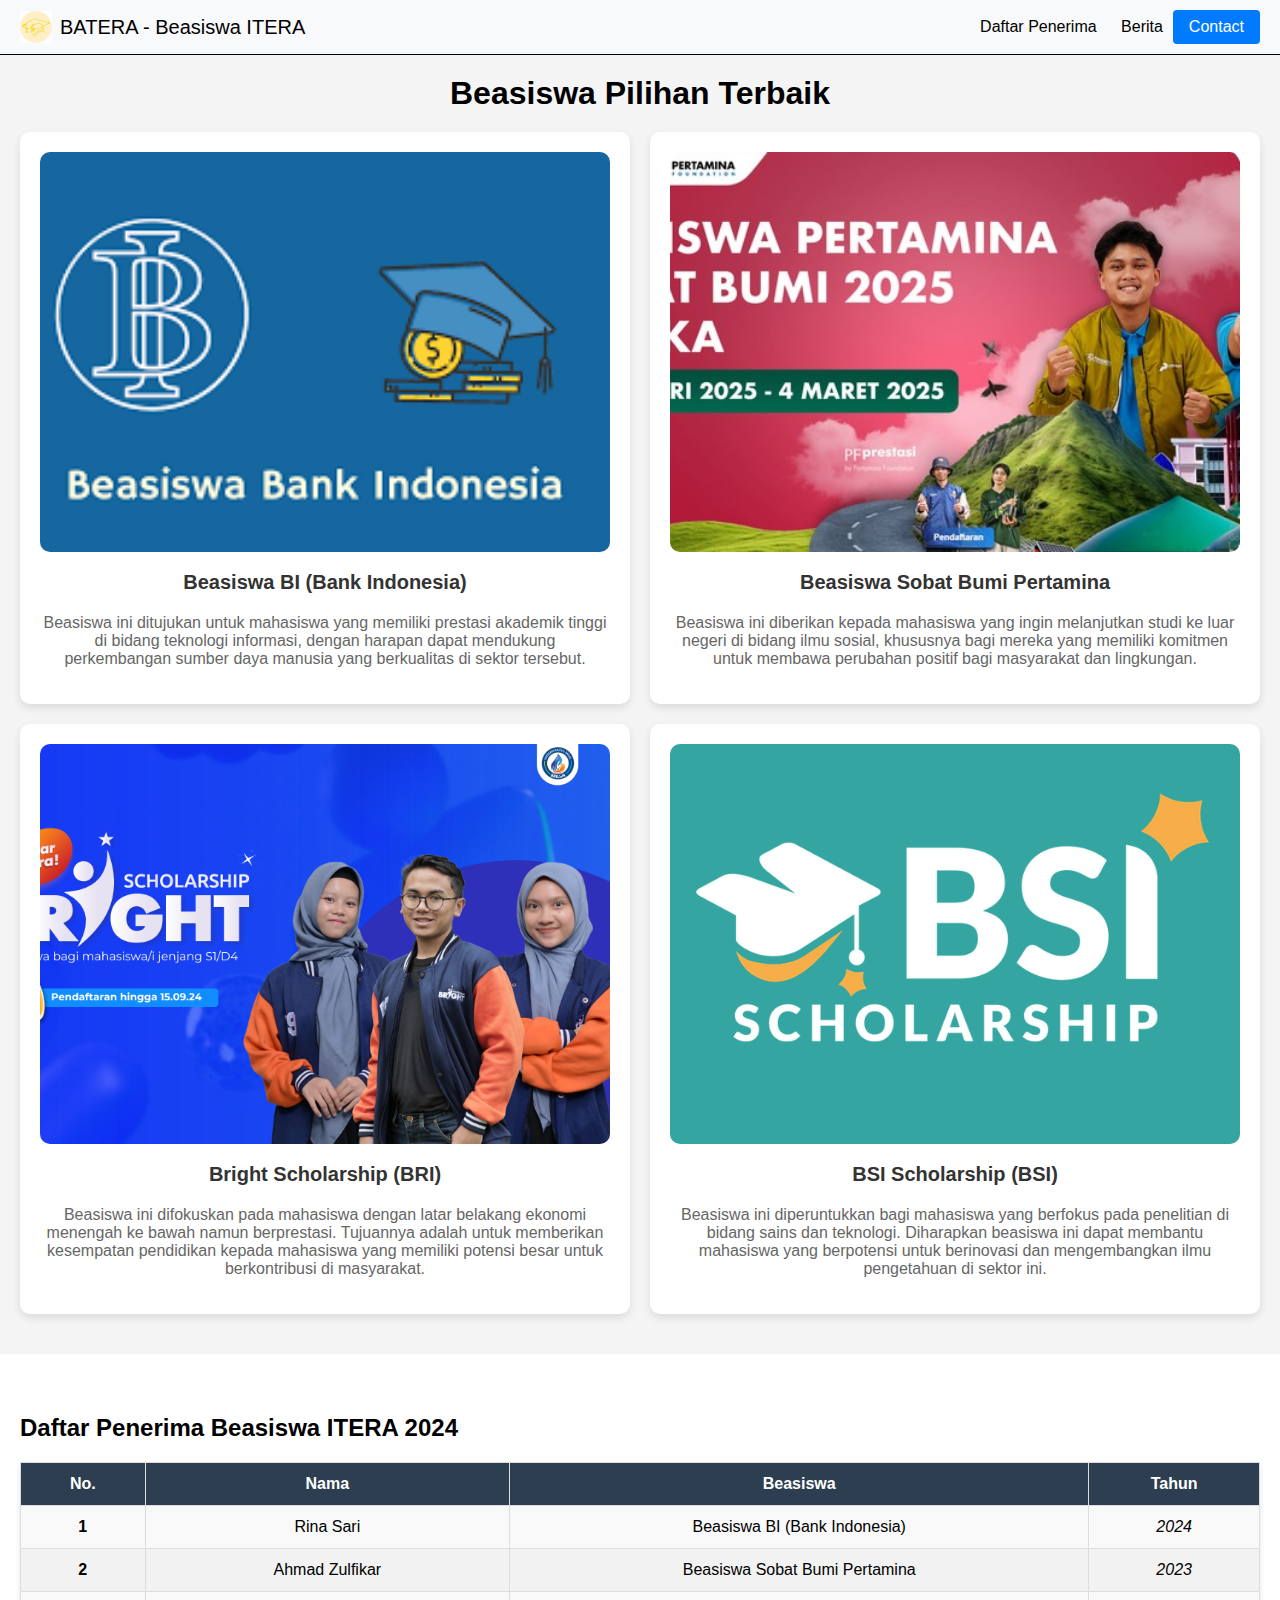
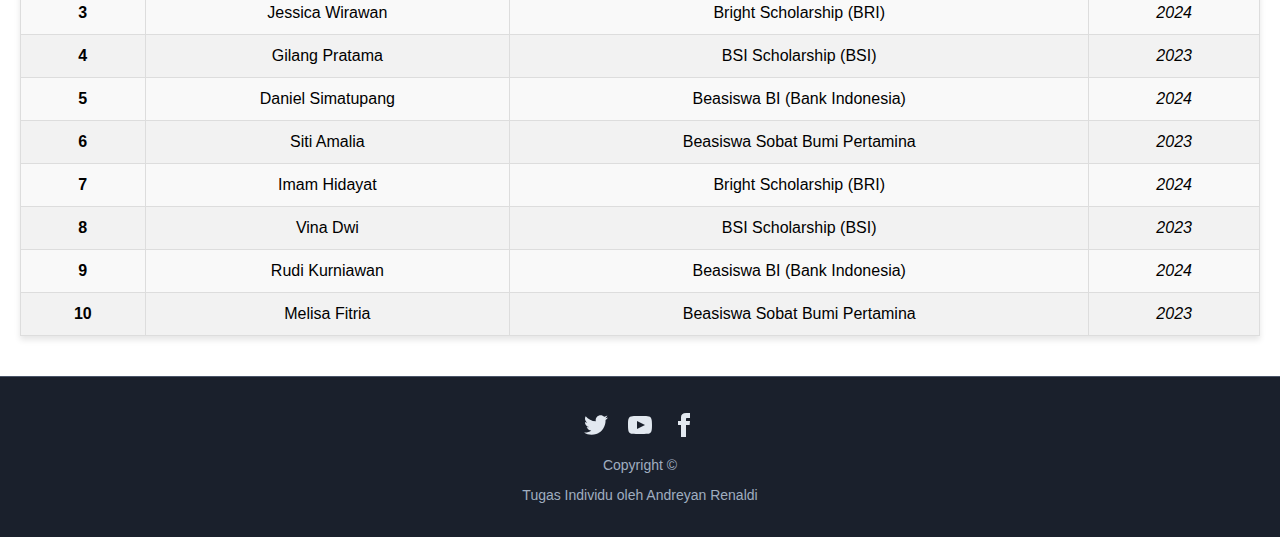
<file: index.html>
<!DOCTYPE html>
<html lang="en">
<head>
    <meta charset="UTF-8">
    <meta http-equiv="X-UA-Compatible" content="IE=edge">
    <meta name="viewport" content="width=device-width, initial-scale=1.0">

    <link rel="stylesheet" href="style.css">
    <link rel="icon" href="images/logo.svg" type="image/png">
    <link href="https://fonts.googleapis.com/css2?family=Chewy&family=League+Spartan:wght@400;700&family=Sanchez&display=swap" rel="stylesheet">

    <title>BATERA</title>
</head>
<body class="bg-navbar">
    <div class="navbar">
        <div class="navbar-start">
            <div class="dropdown">
                <button class="menu-button">&#9776;</button>
                <ul class="dropdown-menu">
                    <li><a href="info.html">Berita</a></li>
                    <li><a href="#scholarship-recipients">Daftar Penerima</a></li>
                    <li><a href="#footer">Contact</a></li>
                </ul>
            </div>
            <a href="index.html" class="brand">
                <img src="images/logo.svg" alt="Logo Batera" class="logo">
                BATERA - Beasiswa ITERA
            </a>
        </div>
        <div class="navbar-end">
            <nav class="nav-links">
                <a href="#scholarship-recipients">Daftar Penerima</a>
                <a href="info.html">Berita</a>
            </nav>
            <a href="#footer" class="contact-button">Contact</a>
        </div>
    </div>

    <main>
        <section class="scholarship-section">
          <h1>Beasiswa Pilihan Terbaik</h1>
          <div class="card-container">
            <div class="scholarship-card">
              <img src="images/BI.png" alt="Beasiswa A" class="scholarship-img">
              <h3>Beasiswa BI (Bank Indonesia)</h3>
              <p>Beasiswa ini ditujukan untuk mahasiswa yang memiliki prestasi akademik tinggi di bidang teknologi informasi, dengan harapan dapat mendukung perkembangan sumber daya manusia yang berkualitas di sektor tersebut.</p>
            </div>
            <div class="scholarship-card">
              <img src="images/sobatbumi.png" alt="Beasiswa B" class="scholarship-img">
              <h3>Beasiswa Sobat Bumi Pertamina</h3>
              <p>Beasiswa ini diberikan kepada mahasiswa yang ingin melanjutkan studi ke luar negeri di bidang ilmu sosial, khususnya bagi mereka yang memiliki komitmen untuk membawa perubahan positif bagi masyarakat dan lingkungan.</p>
            </div>
            <div class="scholarship-card">
              <img src="images/BRI.png" alt="Beasiswa C" class="scholarship-img">
              <h3>Bright Scholarship (BRI)</h3>
              <p>Beasiswa ini difokuskan pada mahasiswa dengan latar belakang ekonomi menengah ke bawah namun berprestasi. Tujuannya adalah untuk memberikan kesempatan pendidikan kepada mahasiswa yang memiliki potensi besar untuk berkontribusi di masyarakat.</p>
            </div>
            <div class="scholarship-card">
              <img src="images/bsi.png" alt="Beasiswa D" class="scholarship-img">
              <h3>BSI Scholarship (BSI)</h3>
              <p>Beasiswa ini diperuntukkan bagi mahasiswa yang berfokus pada penelitian di bidang sains dan teknologi. Diharapkan beasiswa ini dapat membantu mahasiswa yang berpotensi untuk berinovasi dan mengembangkan ilmu pengetahuan di sektor ini.</p>
            </div>
          </div>
        </section>
    </main>

    <section id="scholarship-recipients" class="scholarship-recipients">
        <h2>Daftar Penerima Beasiswa ITERA 2024</h2>
        <table class="recipients-table">
            <thead>
                <tr>
                    <th>No.</th>
                    <th>Nama</th>
                    <th>Beasiswa</th>
                    <th>Tahun</th>
                </tr>
            </thead>
            <tbody>
                <tr>
                    <td>1</td>
                    <td>Rina Sari</td>
                    <td>Beasiswa BI (Bank Indonesia)</td>
                    <td>2024</td>
                </tr>
                <tr>
                    <td>2</td>
                    <td>Ahmad Zulfikar</td>
                    <td>Beasiswa Sobat Bumi Pertamina</td>
                    <td>2023</td>
                </tr>
                <tr>
                    <td>3</td>
                    <td>Jessica Wirawan</td>
                    <td>Bright Scholarship (BRI)</td>
                    <td>2024</td>
                </tr>
                <tr>
                    <td>4</td>
                    <td>Gilang Pratama</td>
                    <td>BSI Scholarship (BSI)</td>
                    <td>2023</td>
                </tr>
                <tr>
                    <td>5</td>
                    <td>Daniel Simatupang</td>
                    <td>Beasiswa BI (Bank Indonesia)</td>
                    <td>2024</td>
                </tr>
                <tr>
                    <td>6</td>
                    <td>Siti Amalia</td>
                    <td>Beasiswa Sobat Bumi Pertamina</td>
                    <td>2023</td>
                </tr>
                <tr>
                    <td>7</td>
                    <td>Imam Hidayat</td>
                    <td>Bright Scholarship (BRI)</td>
                    <td>2024</td>
                </tr>
                <tr>
                    <td>8</td>
                    <td>Vina Dwi</td>
                    <td>BSI Scholarship (BSI)</td>
                    <td>2023</td>
                </tr>
                <tr>
                    <td>9</td>
                    <td>Rudi Kurniawan</td>
                    <td>Beasiswa BI (Bank Indonesia)</td>
                    <td>2024</td>
                </tr>
                <tr>
                    <td>10</td>
                    <td>Melisa Fitria</td>
                    <td>Beasiswa Sobat Bumi Pertamina</td>
                    <td>2023</td>
                </tr>
            </tbody>
        </table>
    </section>

    <footer id="footer" class="footer">
        <nav class="footer-socials">
          <ul class="social-icons">
            <li><a href="#" class="social-icon">
              <svg xmlns="http://www.w3.org/2000/svg" width="24" height="24" viewBox="0 0 24 24">
                <path d="M24 4.557c-.883.392-1.832.656-2.828.775 1.017-.609 1.798-1.574 2.165-2.724-.951.564-2.005.974-3.127 1.195-.897-.957-2.178-1.555-3.594-1.555-3.179 0-5.515 2.966-4.797 6.045-4.091-.205-7.719-2.165-10.148-5.144-1.29 2.213-.669 5.108 1.523 6.574-.806-.026-1.566-.247-2.229-.616-.054 2.281 1.581 4.415 3.949 4.89-.693.188-1.452.232-2.224.084.626 1.956 2.444 3.379 4.6 3.419-2.07 1.623-4.678 2.348-7.29 2.04 2.179 1.397 4.768 2.212 7.548 2.212 9.142 0 14.307-7.721 13.995-14.646.962-.695 1.797-1.562 2.457-2.549z"></path>
              </svg>
            </a></li>
            <li><a href="#" class="social-icon">
              <svg xmlns="http://www.w3.org/2000/svg" width="24" height="24" viewBox="0 0 24 24">
                <path d="M19.615 3.184c-3.604-.246-11.631-.245-15.23 0-3.897.266-4.356 2.62-4.385 8.816.029 6.185.484 8.549 4.385 8.816 3.6.245 11.626.246 15.23 0 3.897-.266 4.356-2.62 4.385-8.816-.029-6.185-.484-8.549-4.385-8.816zm-10.615 12.816v-8l8 3.993-8 4.007z"></path>
              </svg>
            </a></li>
            <li><a href="#" class="social-icon">
              <svg xmlns="http://www.w3.org/2000/svg" width="24" height="24" viewBox="0 0 24 24">
                <path d="M9 8h-3v4h3v12h5v-12h3.642l.358-4h-4v-1.667c0-.955.192-1.333 1.115-1.333h2.885v-5h-3.808c-3.596 0-5.192 1.583-5.192 4.615v3.385z"></path>
              </svg>
            </a></li>
          </ul>
        </nav>
        <aside class="footer-info">
          <p>Copyright © <span id="year"></span></p>
          <p>Tugas Individu oleh Andreyan Renaldi</p>
        </aside>
      </footer>

</body>
</html>
</file>
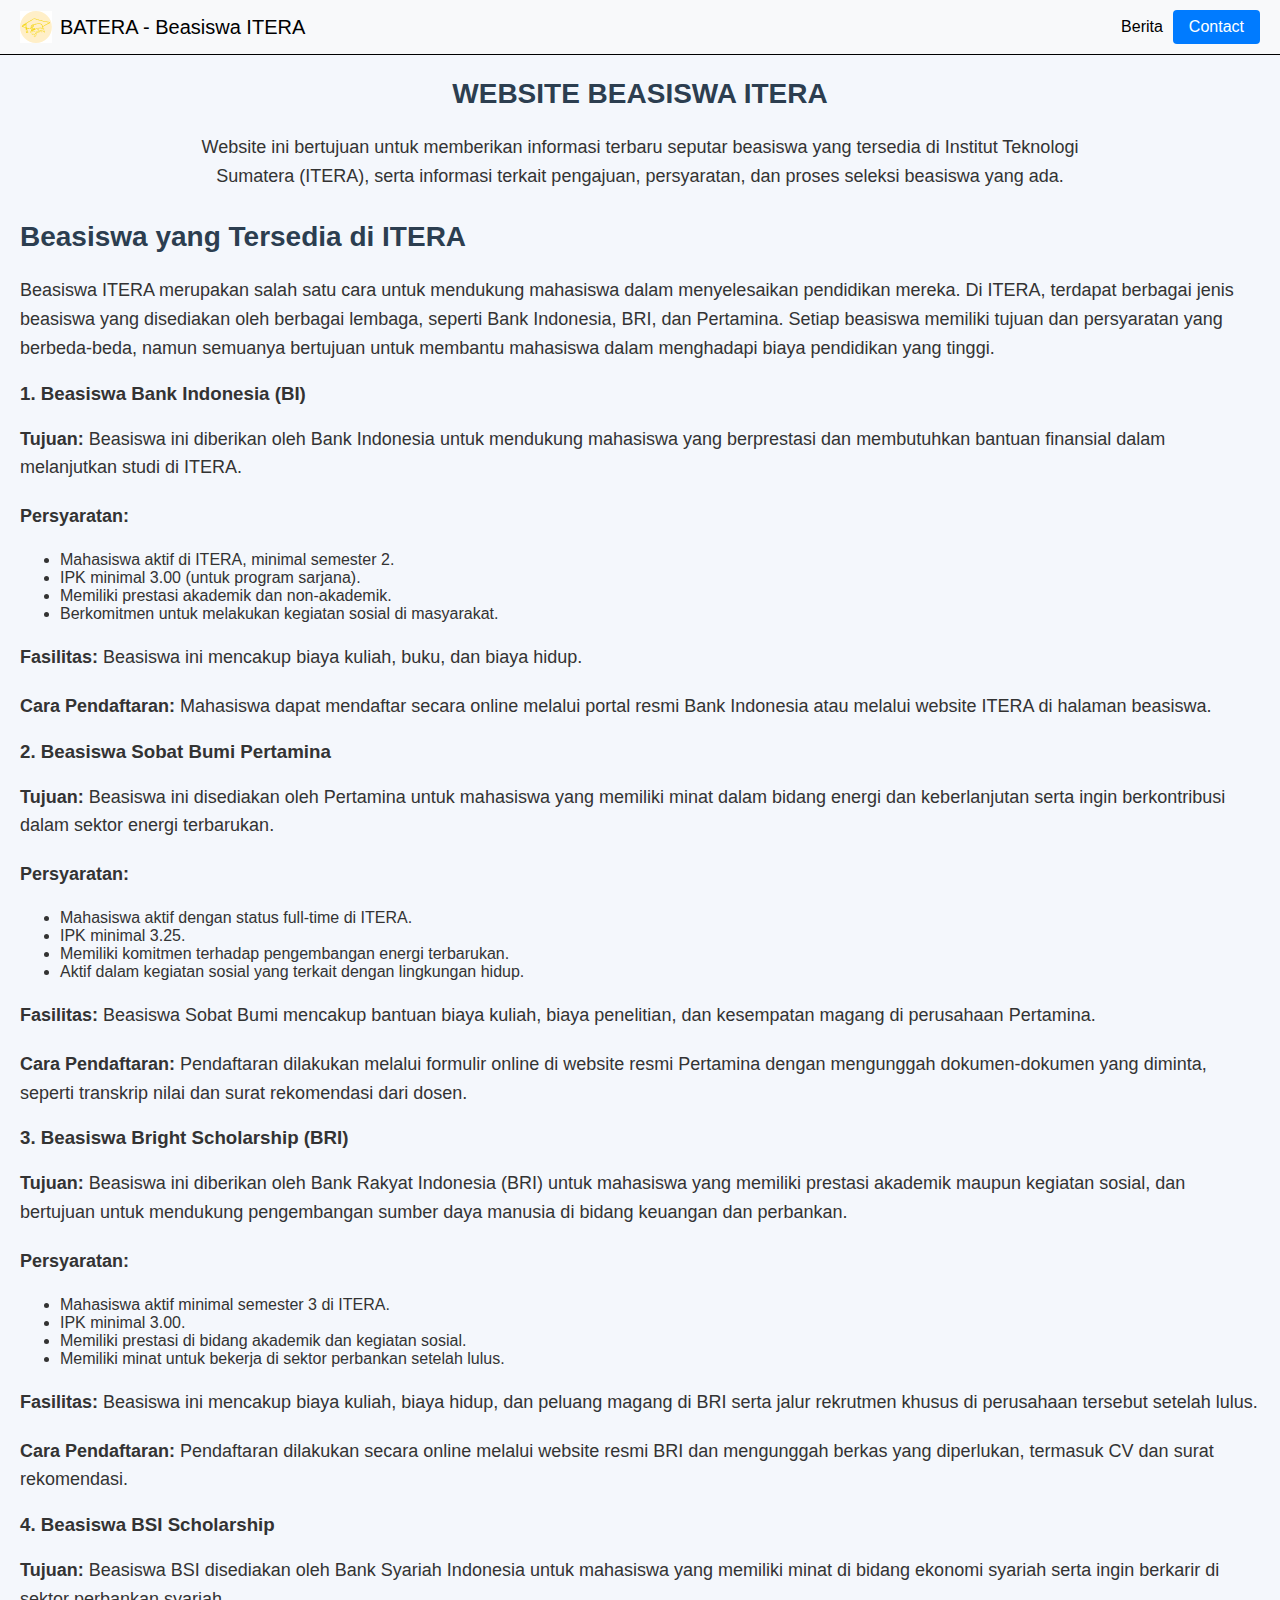
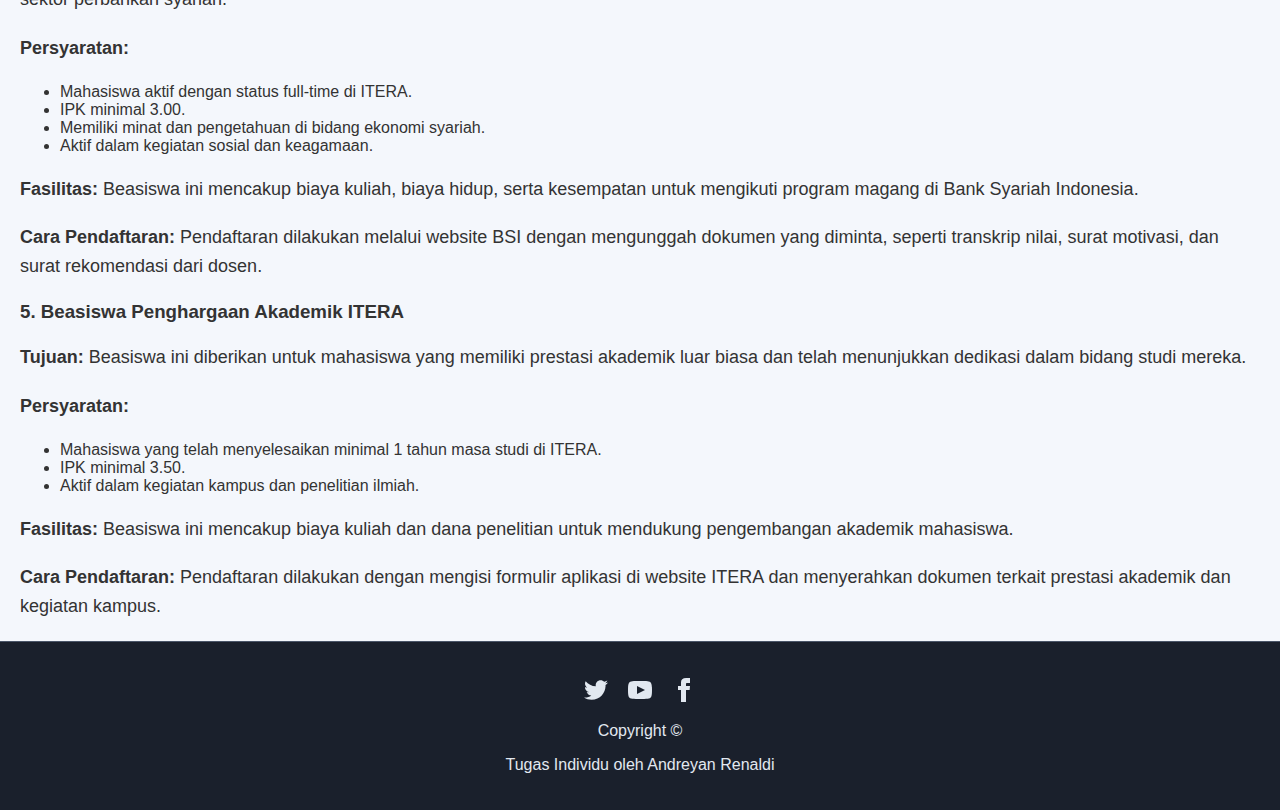
<file: info.html>
<!DOCTYPE html>
<html lang="id">
<head>
    <meta charset="UTF-8">
    <meta name="viewport" content="width=device-width, initial-scale=1.0">
    <title>Artikel Berita - Beasiswa ITERA</title>
    <link rel="icon" href="images/logo.svg" type="image/png">
    <link rel="stylesheet" href="info.css">
</head>
<body>
    <!-- Header -->
    <div class="navbar">
      <div class="navbar-start">
          <div class="dropdown">
              <button class="menu-button">&#9776;</button>
              <ul class="dropdown-menu">
                  <li><a href="info.html">Berita</a></li>
                  <li><a href="#footer">Contact</a></li>
              </ul>
          </div>
          <a href="index.html" class="brand">
              <img src="images/logo.svg" alt="Logo Batera" class="logo">
              BATERA - Beasiswa ITERA
          </a>
      </div>
      <div class="navbar-end">
          <nav class="nav-links">
              <a href="info.html">Berita</a>
          </nav>
          <a href="#footer" class="contact-button">Contact</a>
      </div>
  </div>

    <!-- Main Content -->
    <main>
        <section class="intro">
            <h2>WEBSITE BEASISWA ITERA</h2>
            <p>Website ini bertujuan untuk memberikan informasi terbaru seputar beasiswa yang tersedia di Institut Teknologi Sumatera (ITERA), serta informasi terkait pengajuan, persyaratan, dan proses seleksi beasiswa yang ada.</p>
        </section>

        <section class="news-article">
            <h2>Beasiswa yang Tersedia di ITERA</h2>
            <p>Beasiswa ITERA merupakan salah satu cara untuk mendukung mahasiswa dalam menyelesaikan pendidikan mereka. Di ITERA, terdapat berbagai jenis beasiswa yang disediakan oleh berbagai lembaga, seperti Bank Indonesia, BRI, dan Pertamina. Setiap beasiswa memiliki tujuan dan persyaratan yang berbeda-beda, namun semuanya bertujuan untuk membantu mahasiswa dalam menghadapi biaya pendidikan yang tinggi.</p>
            
            <h3>1. Beasiswa Bank Indonesia (BI)</h3>
            <p><strong>Tujuan:</strong> Beasiswa ini diberikan oleh Bank Indonesia untuk mendukung mahasiswa yang berprestasi dan membutuhkan bantuan finansial dalam melanjutkan studi di ITERA.</p>
            <p><strong>Persyaratan:</strong></p>
            <ul>
                <li>Mahasiswa aktif di ITERA, minimal semester 2.</li>
                <li>IPK minimal 3.00 (untuk program sarjana).</li>
                <li>Memiliki prestasi akademik dan non-akademik.</li>
                <li>Berkomitmen untuk melakukan kegiatan sosial di masyarakat.</li>
            </ul>
            <p><strong>Fasilitas:</strong> Beasiswa ini mencakup biaya kuliah, buku, dan biaya hidup.</p>
            <p><strong>Cara Pendaftaran:</strong> Mahasiswa dapat mendaftar secara online melalui portal resmi Bank Indonesia atau melalui website ITERA di halaman beasiswa.</p>

            <h3>2. Beasiswa Sobat Bumi Pertamina</h3>
            <p><strong>Tujuan:</strong> Beasiswa ini disediakan oleh Pertamina untuk mahasiswa yang memiliki minat dalam bidang energi dan keberlanjutan serta ingin berkontribusi dalam sektor energi terbarukan.</p>
            <p><strong>Persyaratan:</strong></p>
            <ul>
                <li>Mahasiswa aktif dengan status full-time di ITERA.</li>
                <li>IPK minimal 3.25.</li>
                <li>Memiliki komitmen terhadap pengembangan energi terbarukan.</li>
                <li>Aktif dalam kegiatan sosial yang terkait dengan lingkungan hidup.</li>
            </ul>
            <p><strong>Fasilitas:</strong> Beasiswa Sobat Bumi mencakup bantuan biaya kuliah, biaya penelitian, dan kesempatan magang di perusahaan Pertamina.</p>
            <p><strong>Cara Pendaftaran:</strong> Pendaftaran dilakukan melalui formulir online di website resmi Pertamina dengan mengunggah dokumen-dokumen yang diminta, seperti transkrip nilai dan surat rekomendasi dari dosen.</p>

            <h3>3. Beasiswa Bright Scholarship (BRI)</h3>
            <p><strong>Tujuan:</strong> Beasiswa ini diberikan oleh Bank Rakyat Indonesia (BRI) untuk mahasiswa yang memiliki prestasi akademik maupun kegiatan sosial, dan bertujuan untuk mendukung pengembangan sumber daya manusia di bidang keuangan dan perbankan.</p>
            <p><strong>Persyaratan:</strong></p>
            <ul>
                <li>Mahasiswa aktif minimal semester 3 di ITERA.</li>
                <li>IPK minimal 3.00.</li>
                <li>Memiliki prestasi di bidang akademik dan kegiatan sosial.</li>
                <li>Memiliki minat untuk bekerja di sektor perbankan setelah lulus.</li>
            </ul>
            <p><strong>Fasilitas:</strong> Beasiswa ini mencakup biaya kuliah, biaya hidup, dan peluang magang di BRI serta jalur rekrutmen khusus di perusahaan tersebut setelah lulus.</p>
            <p><strong>Cara Pendaftaran:</strong> Pendaftaran dilakukan secara online melalui website resmi BRI dan mengunggah berkas yang diperlukan, termasuk CV dan surat rekomendasi.</p>

            <h3>4. Beasiswa BSI Scholarship</h3>
            <p><strong>Tujuan:</strong> Beasiswa BSI disediakan oleh Bank Syariah Indonesia untuk mahasiswa yang memiliki minat di bidang ekonomi syariah serta ingin berkarir di sektor perbankan syariah.</p>
            <p><strong>Persyaratan:</strong></p>
            <ul>
                <li>Mahasiswa aktif dengan status full-time di ITERA.</li>
                <li>IPK minimal 3.00.</li>
                <li>Memiliki minat dan pengetahuan di bidang ekonomi syariah.</li>
                <li>Aktif dalam kegiatan sosial dan keagamaan.</li>
            </ul>
            <p><strong>Fasilitas:</strong> Beasiswa ini mencakup biaya kuliah, biaya hidup, serta kesempatan untuk mengikuti program magang di Bank Syariah Indonesia.</p>
            <p><strong>Cara Pendaftaran:</strong> Pendaftaran dilakukan melalui website BSI dengan mengunggah dokumen yang diminta, seperti transkrip nilai, surat motivasi, dan surat rekomendasi dari dosen.</p>

            <h3>5. Beasiswa Penghargaan Akademik ITERA</h3>
            <p><strong>Tujuan:</strong> Beasiswa ini diberikan untuk mahasiswa yang memiliki prestasi akademik luar biasa dan telah menunjukkan dedikasi dalam bidang studi mereka.</p>
            <p><strong>Persyaratan:</strong></p>
            <ul>
                <li>Mahasiswa yang telah menyelesaikan minimal 1 tahun masa studi di ITERA.</li>
                <li>IPK minimal 3.50.</li>
                <li>Aktif dalam kegiatan kampus dan penelitian ilmiah.</li>
            </ul>
            <p><strong>Fasilitas:</strong> Beasiswa ini mencakup biaya kuliah dan dana penelitian untuk mendukung pengembangan akademik mahasiswa.</p>
            <p><strong>Cara Pendaftaran:</strong> Pendaftaran dilakukan dengan mengisi formulir aplikasi di website ITERA dan menyerahkan dokumen terkait prestasi akademik dan kegiatan kampus.</p>
        </section>
    </main>

    <!-- Footer -->
    <footer id="footer" class="footer">
        <nav class="footer-socials">
          <ul class="social-icons">
            <li><a href="#" class="social-icon">
              <svg xmlns="http://www.w3.org/2000/svg" width="24" height="24" viewBox="0 0 24 24">
                <path d="M24 4.557c-.883.392-1.832.656-2.828.775 1.017-.609 1.798-1.574 2.165-2.724-.951.564-2.005.974-3.127 1.195-.897-.957-2.178-1.555-3.594-1.555-3.179 0-5.515 2.966-4.797 6.045-4.091-.205-7.719-2.165-10.148-5.144-1.29 2.213-.669 5.108 1.523 6.574-.806-.026-1.566-.247-2.229-.616-.054 2.281 1.581 4.415 3.949 4.89-.693.188-1.452.232-2.224.084.626 1.956 2.444 3.379 4.6 3.419-2.07 1.623-4.678 2.348-7.29 2.04 2.179 1.397 4.768 2.212 7.548 2.212 9.142 0 14.307-7.721 13.995-14.646.962-.695 1.797-1.562 2.457-2.549z"></path>
              </svg>
            </a></li>
            <li><a href="#" class="social-icon">
              <svg xmlns="http://www.w3.org/2000/svg" width="24" height="24" viewBox="0 0 24 24">
                <path d="M19.615 3.184c-3.604-.246-11.631-.245-15.23 0-3.897.266-4.356 2.62-4.385 8.816.029 6.185.484 8.549 4.385 8.816 3.6.245 11.626.246 15.23 0 3.897-.266 4.356-2.62 4.385-8.816-.029-6.185-.484-8.549-4.385-8.816zm-10.615 12.816v-8l8 3.993-8 4.007z"></path>
              </svg>
            </a></li>
            <li><a href="#" class="social-icon">
              <svg xmlns="http://www.w3.org/2000/svg" width="24" height="24" viewBox="0 0 24 24">
                <path d="M9 8h-3v4h3v12h5v-12h3.642l.358-4h-4v-1.667c0-.955.192-1.333 1.115-1.333h2.885v-5h-3.808c-3.596 0-5.192 1.583-5.192 4.615v3.385z"></path>
              </svg>
            </a></li>
          </ul>
        </nav>
        <aside class="footer-info">
          <p>Copyright © <span id="year"></span></p>
          <p>Tugas Individu oleh Andreyan Renaldi</p>
        </aside>
      </footer>

</body>
</html>
</file>
<file: style.css>
/* General Styling */
html {
    scroll-behavior: smooth;
}

body {
    font-family: Arial, sans-serif;
    margin: 0;
    padding: 0;
    background-color: #f4f4f4;
    display: flex;
    flex-direction: column;
    min-height: 100vh;
}

header {
    background-color: #333;
    color: white;
    text-align: center;
    padding: 20px 0;
}

h1 {
    margin: 0;
}

/* Navbar */
.navbar {
    display: flex;
    justify-content: space-between;
    align-items: center;
    background-color: #f8f9fa;
    padding: 10px 20px;
    border-bottom: 1px solid black;
    position: sticky;
    top: 0;
    z-index: 50;
}

.navbar-start, .navbar-end {
    display: flex;
    align-items: center;
}

.dropdown {
    position: relative;
}

.menu-button {
    background: none;
    border: none;
    font-size: 24px;
    cursor: pointer;
    display: none;
}

.dropdown-menu {
    display: none;
    position: absolute;
    background-color: white;
    box-shadow: 0 2px 5px rgba(0, 0, 0, 0.2);
    list-style: none;
    padding: 0;
    margin: 0;
    top: 40px;
    left: 0;
    z-index: 1;
}

.dropdown-menu li {
    padding: 10px;
}

.dropdown-menu a {
    text-decoration: none;
    color: black;
}

.dropdown:hover .dropdown-menu {
    display: block;
}

.brand {
    display: flex;
    align-items: center;
    text-decoration: none;
    color: black;
    font-size: 20px;
}

.logo {
    height: 32px;
    margin-right: 8px;
}

.nav-links a {
    margin: 0 10px;
    text-decoration: none;
    color: black;
}

.contact-button {
    background-color: #007bff;
    color: white;
    text-decoration: none;
    padding: 8px 16px;
    border-radius: 4px;
}

@media (max-width: 768px) {
    .menu-button {
        display: block;
    }
    .nav-links, .contact-button {
        display: none;
    }
}

/* MAIN */
main {
    padding: 20px;
    flex: 1; /* Main mengambil ruang yang tersisa */
}

.scholarship-section h1 {
    text-align: center;
    margin-bottom: 20px;
}

/* Card Layout */
.card-container {
    display: grid;
    grid-template-columns: repeat(2, 1fr);
    gap: 20px;
    margin-top: 20px;
}

.scholarship-card {
    background-color: white;
    border-radius: 10px;
    box-shadow: 0 4px 8px rgba(0, 0, 0, 0.1);
    padding: 20px;
    text-align: center;
    transition: transform 0.3s ease;
}

.scholarship-card:hover {
    transform: translateY(-5px);
}

.scholarship-img {
    width: 100%;
    height: 400px;
    object-fit: cover;
    border-radius: 10px;
}

.scholarship-card h3 {
    margin-top: 15px;
    font-size: 1.25rem;
    color: #333;
}

.scholarship-card p {
    font-size: 1rem;
    color: #666;
    margin-top: 10px;
}


/* SECOND MAIN */
.scholarship-recipients {
    padding: 40px 20px;
    background-color: #ffffff;
    margin-top: 20px;
}

.recipients-table {
    width: 100%;
    border-collapse: collapse;
    margin-top: 20px;
    box-shadow: 0 4px 6px rgba(0, 0, 0, 0.1);
}

.recipients-table th, .recipients-table td {
    padding: 12px 15px;
    text-align: center;
    border: 1px solid #ddd;
}

.recipients-table th {
    background-color: #2c3e50;
    color: #fff;
    font-size: 16px;
}

.recipients-table td {
    background-color: #f9f9f9;
}

.recipients-table tr:nth-child(even) td {
    background-color: #f2f2f2;
}

.recipients-table tr:hover {
    background-color: #ecf0f1;
    cursor: pointer;
}

.recipients-table td:first-child {
    font-weight: bold;
}

.recipients-table td:last-child {
    font-style: italic;
}

/* Responsive Design */
@media screen and (max-width: 768px) {
    .recipients-table {
        font-size: 14px;
    }

    .recipients-table th, .recipients-table td {
        padding: 8px 10px;
    }
}

/* Footer Styling */
footer {
    background-color: #333;
    color: white;
    text-align: center;
    padding: 10px;
    width: 100%;
    position: relative; /* Mengubah menjadi relative agar tidak menimpa konten */
    bottom: 0;
}

/* Footer Styling */
.footer {
    background-color: #1a202c;
    color: #e2e8f0;
    text-align: center;
    padding: 20px 0;
    border-top: 1px solid #4a5568;
    font-family: Arial, sans-serif;
}

.footer-nav, .footer-socials {
    margin-bottom: 15px;
}

/* Footer social icons */
.social-icons {
    list-style: none;
    padding: 0;
    display: flex;
    justify-content: center;
    gap: 20px;
}

.social-icon svg {
    width: 24px;
    height: 24px;
    fill: #e2e8f0;
    transition: fill 0.3s;
}

.social-icon svg:hover {
    fill: #fbbf24;
}

/* Footer information */
.footer-info {
    font-size: 14px;
    color: #a0aec0;
}
</file>
<file: info.css>
/* General Styles */
body {
    font-family: 'League Spartan', sans-serif;
    background-color: #f4f7fc;
    color: #333;
    margin: 0;
    padding: 0;
}

/* HEADER */

header {
    background-color: #333;
    color: white;
    text-align: center;
    padding: 20px 0;
}

h1 {
    margin: 0;
}

/* Navbar */
.navbar {
    display: flex;
    justify-content: space-between;
    align-items: center;
    background-color: #f8f9fa;
    padding: 10px 20px;
    border-bottom: 1px solid black;
    position: sticky;
    top: 0;
    z-index: 50;
}

.navbar-start, .navbar-end {
    display: flex;
    align-items: center;
}

.dropdown {
    position: relative;
}

.menu-button {
    background: none;
    border: none;
    font-size: 24px;
    cursor: pointer;
    display: none;
}

.dropdown-menu {
    display: none;
    position: absolute;
    background-color: white;
    box-shadow: 0 2px 5px rgba(0, 0, 0, 0.2);
    list-style: none;
    padding: 0;
    margin: 0;
    top: 40px;
    left: 0;
    z-index: 1;
}

.dropdown-menu li {
    padding: 10px;
}

.dropdown-menu a {
    text-decoration: none;
    color: black;
}

.dropdown:hover .dropdown-menu {
    display: block;
}

.brand {
    display: flex;
    align-items: center;
    text-decoration: none;
    color: black;
    font-size: 20px;
}

.logo {
    height: 32px;
    margin-right: 8px;
}

.nav-links a {
    margin: 0 10px;
    text-decoration: none;
    color: black;
}

.contact-button {
    background-color: #007bff;
    color: white;
    text-decoration: none;
    padding: 8px 16px;
    border-radius: 4px;
}

@media (max-width: 768px) {
    .menu-button {
        display: block;
    }
    .nav-links, .contact-button {
        display: none;
    }
}

h1 {
    margin: 0;
}

.main-content {
    width: 100%;
    max-width: 1200px; /* Optional: Limits the width on larger screens */
    margin: 0 auto; /* Centers the content horizontally */
    padding: 40px 20px;
    background-color: #ffffff;
}

.intro {
    max-width: 900px; /* Ensures content doesn't stretch too wide */
    margin: 0 auto 30px auto; /* Centers the sections and adds margin between them */
    text-align: center;
}

.news-article {
    text-align: left; /* Membuat teks rata kiri */
    padding: 0 20px; /* Memberikan jarak pada konten */
}

.intro h2, .news-article h2 {
    font-size: 28px;
    color: #2c3e50;
}

.intro p, .news-article p {
    font-size: 18px;
    line-height: 1.6;
    color: #333;
    margin: 20px 0;
}


/* FOOTER */
.footer {
    width: 100%; /* Ensures it takes full width */
    margin: 0 auto; /* Centers the footer */
    background-color: #1a202c;
    color: #e2e8f0;
    text-align: center;
    padding: 20px 0px;
    border-top: 1px solid #4a5568;
    font-family: Arial, sans-serif;
}

.footer-nav, .footer-socials {
    margin-bottom: 15px;
}

/* Footer social icons */
.social-icons {
    list-style: none;
    padding: 0;
    display: flex;
    justify-content: center;
    gap: 20px;
}

.social-icon svg {
    width: 24px;
    height: 24px;
    fill: #e2e8f0;
    transition: fill 0.3s;
}

.social-icon svg:hover {
    fill: #fbbf24;
}

/* Responsive Design */
@media screen and (max-width: 768px) {
    .intro h2, .news-article h2 {
        font-size: 24px;
    }

    .intro p, .news-article p {
        font-size: 16px;
    }
}
</file>
